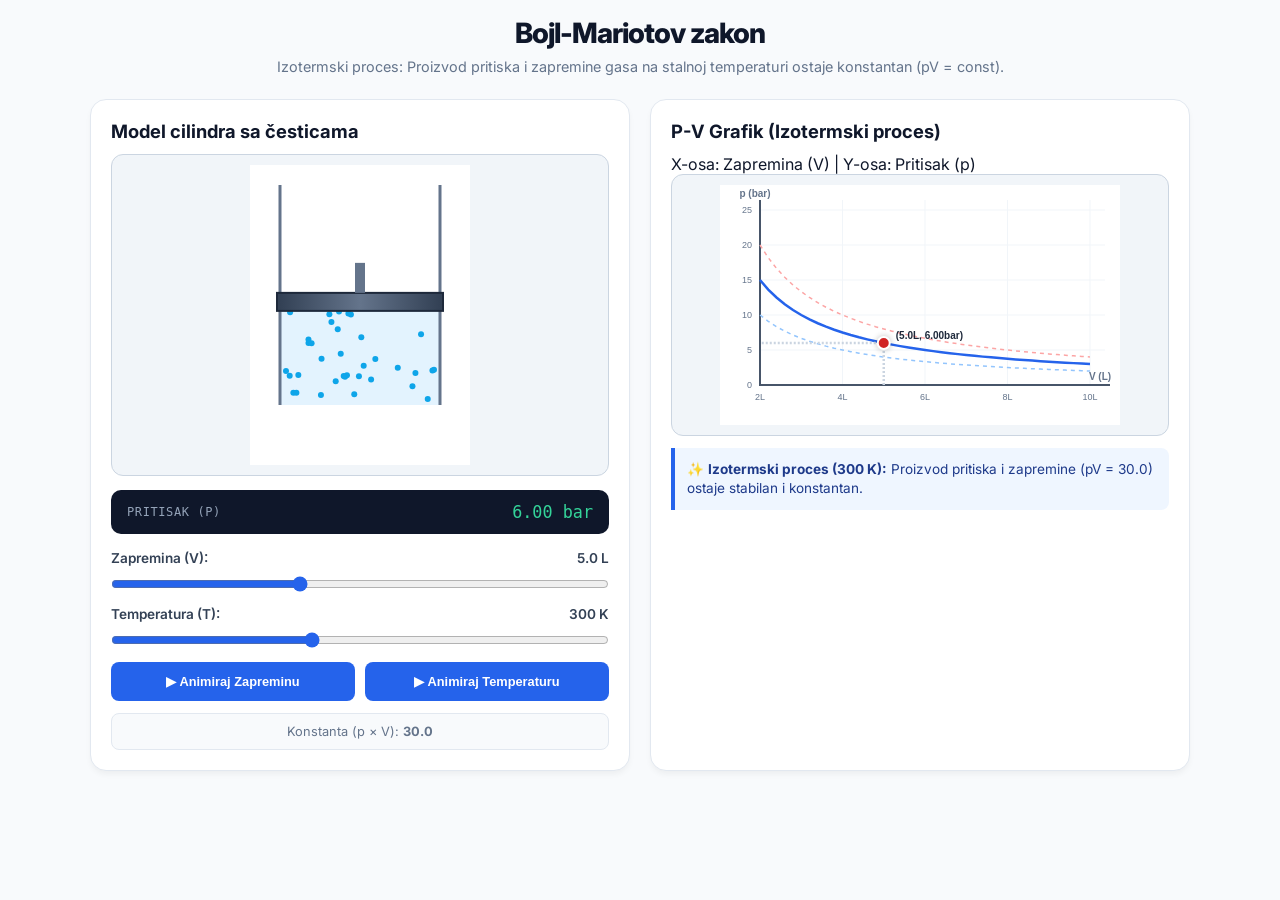
<file: boyle-marriotte-law/index.html>
<!DOCTYPE html>
<html lang="sr">
<head>
    <meta charset="UTF-8">
    <meta name="viewport" content="width=device-width, initial-scale=1.0">
    <title>Bojl-Mariotov zakon</title>
    <link href="https://fonts.googleapis.com/css2?family=Inter:wght@400;500;600;700&display=swap" rel="stylesheet">
    <link rel="stylesheet" href="style.css">
</head>
<body>

    <main class="container">
        <header class="app-header">
            <h1>Bojl-Mariotov zakon</h1>
            <p>Izotermski proces: Proizvod pritiska i zapremine gasa na stalnoj temperaturi ostaje konstantan (pV = const).</p>
        </header>

        <div class="grid">
            <!-- Leva strana: Cilindar -->
            <section class="card">
                <h2>Model cilindra sa česticama</h2>
                
                <div class="canvas-container">
                    <canvas id="cylinderCanvas" width="220" height="300"></canvas>
                </div>

                <div class="manometer">
                    <span class="label">Pritisak (p)</span>
                    <div><span id="pressureDisplay">1.00</span> bar</div>
                </div>

                <div class="controls">
                    <div class="control-group">
                        <div class="control-header">
                            <span>Zapremina (V):</span>
                            <span id="volumeVal" class="val-blue">5.0 L</span>
                        </div>
                        <input id="volumeRange" type="range" min="2" max="10" step="0.1" value="5">
                    </div>

                    <div class="control-group">
                        <div class="control-header">
                            <span>Temperatura (T):</span>
                            <span id="tempVal" class="val-red">300 K</span>
                        </div>
                        <input id="tempRange" type="range" min="200" max="450" step="5" value="300">
                    </div>
                </div>

                <div class="button-row">
                    <button id="autoVolBtn" class="btn-action">▶ Animiraj Zapreminu</button>
                    <button id="autoTempBtn" class="btn-action btn-sky">▶ Animiraj Temperaturu</button>
                </div>

                <div class="info-box">
                    Konstanta (p × V): <strong id="pvConstDisplay">50.0</strong>
                </div>
            </section>

            <!-- Desna strana: Grafik i objašnjenje -->
            <section class="card">
                <h2>P-V Grafik (Izotermski proces)</h2>
                <p class="graph-subtitle">X-osa: Zapremina (V) | Y-osa: Pritisak (p)</p>
                
                <div class="canvas-container canvas-graph">
                    <canvas id="graphCanvas" width="400" height="240"></canvas>
                </div>

                <div class="explanation" id="dynamicExplanation">
                    Pri stalnoj temperaturi od 300 K, smanjenjem zapremine proporcionalno se povećava pritisak gasa.
                </div>
            </section>
        </div>
    </main>

    <script src="script.js"></script>
</body>
</html>
</file>
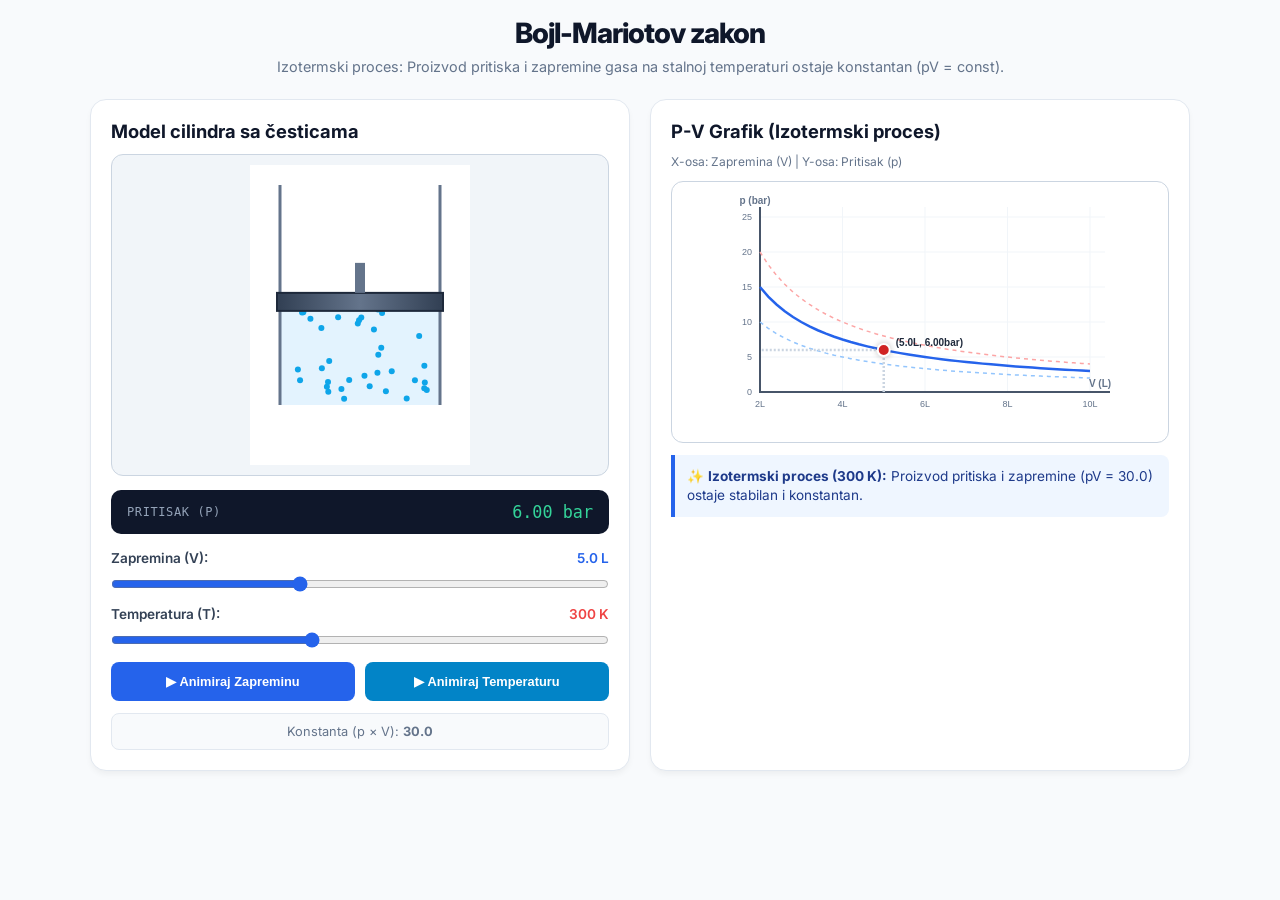
<file: boyle-marriotte-law/bml.html>
<!DOCTYPE html>
<html lang="sr">
<head>
    <meta charset="UTF-8">
    <meta name="viewport" content="width=device-width, initial-scale=1.0">
    <title>Bojl-Mariotov zakon - Interaktivna simulacija</title>
    <link href="https://fonts.googleapis.com/css2?family=Inter:wght@400;500;600;700&display=swap" rel="stylesheet">
    <link rel="stylesheet" href="style.css">
</head>
<body>

    <div class="container">
        <header>
            <h1>Bojl-Mariotov zakon</h1>
            <p>Izotermski proces: Proizvod pritiska i zapremine gasa na stalnoj temperaturi ostaje konstantan (pV = const).</p>
        </header>

        <div class="grid">
            <!-- Leva strana: Cilindar -->
            <div class="card">
                <h2>Model cilindra sa česticama</h2>
                
                <div class="canvas-container">
                    <canvas id="cylinderCanvas" width="220" height="300"></canvas>
                </div>

                <div class="manometer">
                    <span class="label">Pritisak (p)</span>
                    <div><span id="pressureDisplay">1.00</span> bar</div>
                </div>

                <div class="controls">
                    <div class="control-group">
                        <div class="control-header">
                            <span>Zapremina (V):</span>
                            <span id="volumeVal" style="color: #2563eb;">5.0 L</span>
                        </div>
                        <input id="volumeRange" type="range" min="2" max="10" step="0.1" value="5">
                    </div>

                    <div class="control-group">
                        <div class="control-header">
                            <span>Temperatura (T):</span>
                            <span id="tempVal" style="color: #ef4444;">300 K</span>
                        </div>
                        <input id="tempRange" type="range" min="200" max="450" step="5" value="300">
                    </div>
                </div>

                <div class="button-row">
                    <button id="autoVolBtn" class="btn-action">▶ Animiraj Zapreminu</button>
                    <button id="autoTempBtn" class="btn-action" style="background: #0284c7;">▶ Animiraj Temperaturu</button>
                </div>

                <div class="info-box">
                    Konstanta (p × V): <strong id="pvConstDisplay">50.0</strong>
                </div>
            </div>

            <!-- Desna strana: Grafik i objašnjenje -->
            <div class="card">
                <h2>P-V Grafik (Izotermski proces)</h2>
                <p style="font-size: 0.75rem; color: #64748b; margin-bottom: 12px;">X-osa: Zapremina (V) | Y-osa: Pritisak (p)</p>
                
                <div class="canvas-container" style="background: #ffffff;">
                    <canvas id="graphCanvas" width="400" height="240"></canvas>
                </div>

                <div class="explanation" id="dynamicExplanation">
                    Pri stalnoj temperaturi od 300 K, smanjenjem zapremine proporcionalno se povećava pritisak gasa.
                </div>
            </div>
        </div>
    </div>

    <script src="script.js"></script>
</body>
</html>
</file>
<file: boyle-marriotte-law/style.css>
:root {
    --bg-main: #f8fafc;
    --bg-card: #ffffff;
    --bg-canvas: #f1f5f9;
    --bg-manometer: #0f172a;
    --text-primary: #0f172a;
    --text-secondary: #64748b;
    --text-muted: #94a3b8;
    --primary: #2563eb;
    --primary-hover: #1d4ed8;
    --danger: #dc2626;
    --border-color: #e2e8f0;
    --border-canvas: #cbd5e1;
    --accent-green: #34d399;
    --font-main: 'Inter', system-ui, sans-serif;
}

*, *::before, *::after {
    box-sizing: border-box;
    margin: 0;
    padding: 0;
}

body {
    background: var(--bg-main);
    color: var(--text-primary);
    font-family: var(--font-main);
    min-height: 100vh;
    padding: 16px;
}

.container {
    max-width: 1100px;
    margin: 0 auto;
}

header {
    text-align: center;
    margin-bottom: 24px;
}

header h1 {
    font-size: 1.75rem;
    font-weight: 800;
    margin-bottom: 8px;
    letter-spacing: -0.035em;
}

header p {
    color: var(--text-secondary);
    font-size: 0.9rem;
    max-width: 800px;
    margin: 0 auto;
    padding: 0 10px;
}

/* Grid raspored: 2 kolone na desktopu, 1 na mobilnom */
.grid {
    display: grid;
    grid-template-columns: 1fr 1fr;
    gap: 20px;
}

@media (max-width: 768px) {
    .grid {
        grid-template-columns: 1fr;
    }
}

.card {
    background: var(--bg-card);
    border: 1px solid var(--border-color);
    border-radius: 16px;
    padding: 20px;
    box-shadow: 0 4px 6px -1px rgba(0, 0, 0, 0.05);
}

.card h2 {
    font-size: 1.15rem;
    font-weight: 700;
    margin-bottom: 12px;
    color: var(--text-primary);
}

.canvas-container {
    display: flex;
    justify-content: center;
    align-items: center;
    background: var(--bg-canvas);
    border-radius: 12px;
    padding: 10px;
    border: 1px solid var(--border-canvas);
    overflow: hidden;
}

/* Osigurava da se canvas nikada ne preliva preko ekrana na mobilnom */
canvas {
    display: block;
    max-width: 100%;
    height: auto;
}

.manometer {
    margin-top: 14px;
    background: var(--bg-manometer);
    color: var(--accent-green);
    font-family: monospace;
    padding: 12px 16px;
    border-radius: 10px;
    display: flex;
    justify-content: space-between;
    align-items: center;
    font-size: 1.05rem;
}

.manometer span.label {
    color: var(--text-muted);
    font-size: 0.75rem;
    text-transform: uppercase;
    letter-spacing: 0.05em;
}

.controls {
    margin-top: 16px;
}

.control-group {
    margin-bottom: 14px;
}

.control-header {
    display: flex;
    justify-content: space-between;
    font-size: 0.85rem;
    font-weight: 600;
    color: #334155;
    margin-bottom: 6px;
}

/* Povecana visina i lak�e pomeranje slajdera prstom na mobilnom */
input[type="range"] {
    width: 100%;
    accent-color: var(--primary);
    cursor: pointer;
    height: 8px;
    background: var(--border-color);
    border-radius: 4px;
}

.button-row {
    display: flex;
    gap: 10px;
    margin-top: 14px;
}

/* Veca dugmad za lak�i klik na dodirnim ekranima */
.btn-action {
    flex: 1;
    padding: 12px 8px;
    background: var(--primary);
    color: #ffffff;
    border: none;
    border-radius: 8px;
    font-weight: 600;
    font-size: 0.8rem;
    cursor: pointer;
    transition: background 0.2s;
}

.btn-action:hover {
    background: var(--primary-hover);
}

.btn-action.active {
    background: var(--danger);
}

.info-box {
    margin-top: 12px;
    font-size: 0.8rem;
    color: var(--text-secondary);
    background: var(--bg-main);
    padding: 10px 14px;
    border-radius: 8px;
    border: 1px solid var(--border-color);
    text-align: center;
}

.explanation {
    margin-top: 12px;
    background: #eff6ff;
    border-left: 4px solid var(--primary);
    padding: 12px;
    border-radius: 0 8px 8px 0;
    font-size: 0.85rem;
    color: #1e3a8a;
    line-height: 1.4;
}

/* Dodatna prilagodavanja za ba� male ekrane (telefone u portret re�imu) */
@media (max-width: 480px) {
    body {
        padding: 8px;
    }
    .card {
        padding: 14px;
    }
    header h1 {
        font-size: 1.4rem;
    }
    .button-row {
        flex-direction: column;
    }
}
</file>
